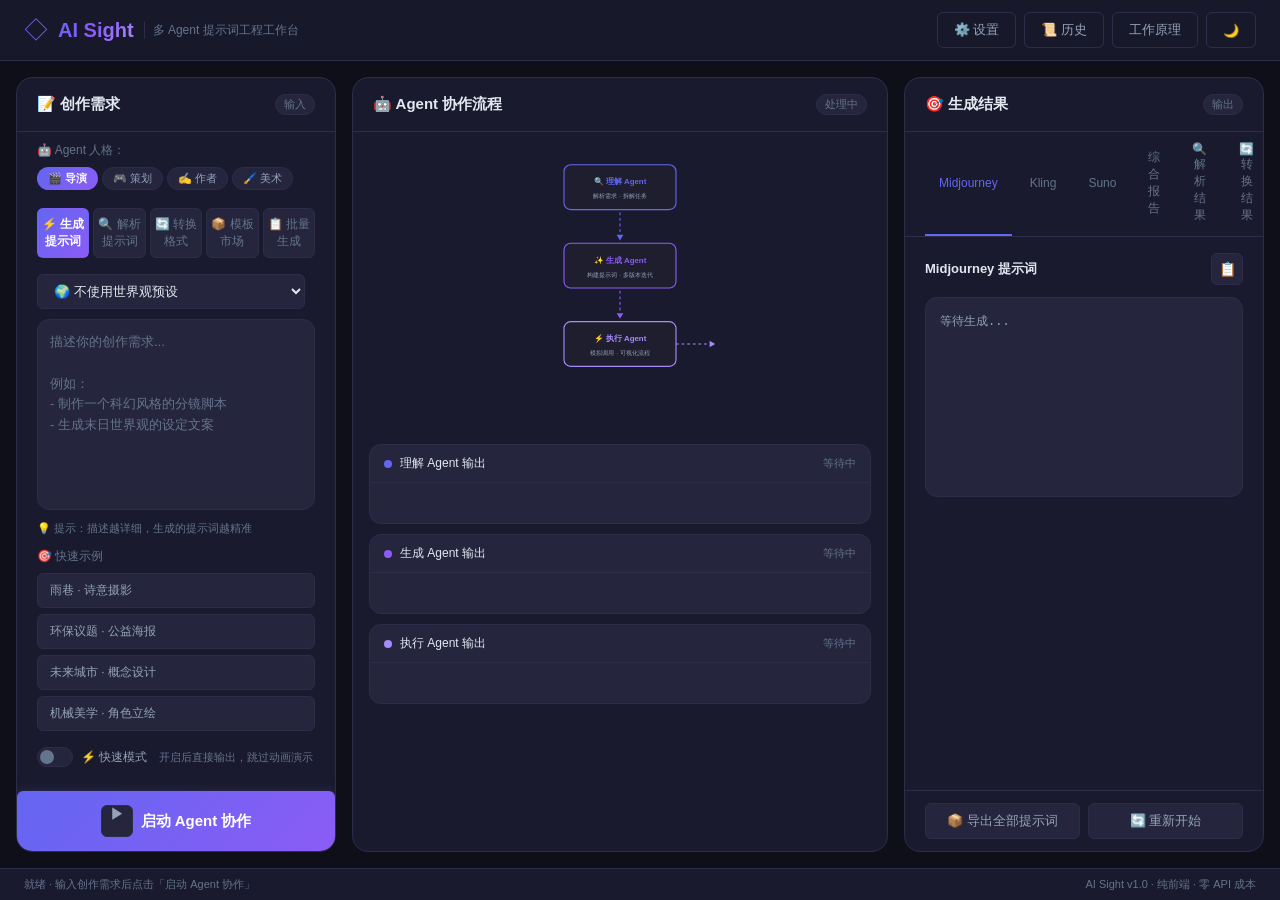
<file: index.html>
<!DOCTYPE html>
<html lang="zh-CN">
<head>
  <meta charset="UTF-8">
  <meta name="viewport" content="width=device-width, initial-scale=1.0">
  <title>AI Sight — 多 Agent 提示词工程工作台</title>
  <link rel="stylesheet" href="css/style.css">
</head>
<body>
  <!-- 顶部导航 -->
  <header class="header">
    <div class="logo">
      <span class="logo-icon">◇</span>
      <span class="logo-text">AI Sight</span>
      <span class="logo-sub">多 Agent 提示词工程工作台</span>
    </div>
    <div class="header-actions">
      <button class="btn btn-ghost" id="btn-settings" title="AI 设置">⚙️ 设置</button>
      <button class="btn btn-ghost" id="btn-history">📜 历史</button>
      <button class="btn btn-ghost" id="btn-howitworks">工作原理</button>
      <button class="btn btn-ghost" id="btn-theme" title="切换主题">🌙</button>
    </div>
  </header>

  <main class="main">
    <!-- 左侧：输入面板 -->
    <section class="panel panel-input">
      <div class="panel-header">
        <h2>📝 创作需求</h2>
        <span class="panel-badge">输入</span>
      </div>

      <!-- Agent 人格选择 -->
      <div class="persona-bar">
        <span class="persona-label">🤖 Agent 人格：</span>
        <div class="persona-chips">
          <button class="persona-chip active" data-persona="director">🎬 导演</button>
          <button class="persona-chip" data-persona="planner">🎮 策划</button>
          <button class="persona-chip" data-persona="writer">✍️ 作者</button>
          <button class="persona-chip" data-persona="artist">🖌️ 美术</button>
        </div>
      </div>

      <!-- 模式切换 -->
      <div class="mode-switch">
        <button class="mode-btn active" data-mode="generate">⚡ 生成提示词</button>
        <button class="mode-btn" data-mode="analyze">🔍 解析提示词</button>
        <button class="mode-btn" data-mode="convert">🔄 转换格式</button>
        <button class="mode-btn" data-mode="templates">📦 模板市场</button>
        <button class="mode-btn" data-mode="batch">📋 批量生成</button>
      </div>

      <!-- 生成模式：需求输入 -->
      <div class="input-area" id="area-generate">
        <!-- 世界观预设 -->
        <div class="world-preset-bar">
          <select id="world-preset" class="preset-select">
            <option value="">🌍 不使用世界观预设</option>
          </select>
          <span class="preset-hint" id="preset-hint"></span>
        </div>
        <textarea id="user-input" placeholder="描述你的创作需求...&#10;&#10;例如：&#10;- 制作一个科幻风格的分镜脚本&#10;- 生成末日世界观的设定文案"></textarea>
        <div class="input-tips">
          <span class="tip">💡 提示：描述越详细，生成的提示词越精准</span>
        </div>
      </div>

      <!-- 批量生成模式 -->
      <div class="input-area" id="area-batch" style="display:none">
        <div class="batch-header">
          <div class="batch-title">📋 批量生成</div>
          <div class="batch-actions">
            <button class="btn-sm" id="btn-batch-add">+ 添加</button>
            <button class="btn-sm" id="btn-batch-template">📝 使用模板</button>
          </div>
        </div>
        <textarea id="batch-input" placeholder="每行一个需求，支持批量处理...&#10;&#10;示例：&#10;镜头1：废弃医院走廊，日光从破窗照入&#10;镜头2：幸存者在废墟中搜寻物资&#10;镜头3：远方传来不明嘶吼..."></textarea>
        <div class="batch-preview" id="batch-preview">
          <div class="batch-preview-header">
            <span>待生成：<strong id="batch-count">0</strong> 条</span>
            <button class="btn-sm btn-accent" id="btn-batch-run">🚀 开始批量生成</button>
          </div>
          <div class="batch-list" id="batch-list"></div>
        </div>
      </div>

      <!-- 解析模式：提示词输入 -->
      <div class="input-area" id="area-analyze" style="display:none">
        <textarea id="analyze-input" placeholder="粘贴需要解析的提示词...&#10;&#10;例如：&#10;A cinematic shot of a cyberpunk city, neon lights,&#10;wide angle, 8k, photorealistic --ar 16:9 --v 6"></textarea>
        <div class="input-tips">
          <span class="tip">💡 支持 Midjourney / Kling / Suno 等格式的提示词</span>
        </div>
      </div>

      <!-- 转换模式：格式互转 -->
      <div class="input-area" id="area-convert" style="display:none">
        <div class="convert-options">
          <div class="convert-row">
            <label>从</label>
            <select id="convert-from">
              <option value="midjourney">Midjourney</option>
              <option value="kling">Kling</option>
              <option value="suno">Suno</option>
            </select>
            <span class="convert-arrow">→</span>
            <label>到</label>
            <select id="convert-to">
              <option value="kling">Kling</option>
              <option value="midjourney">Midjourney</option>
              <option value="suno">Suno</option>
            </select>
          </div>
        </div>
        <textarea id="convert-input" placeholder="粘贴需要转换的提示词...&#10;&#10;例如：&#10;A cinematic shot, neon lights --ar 16:9 --v 6"></textarea>
        <div class="input-tips">
          <span class="tip">💡 自动识别源格式，将提示词转换为目标工具格式</span>
        </div>
      </div>

      <!-- 模板市场 -->
      <div class="input-area" id="area-templates" style="display:none">
        <!-- 子标签页 -->
        <div class="tpl-tabs" id="tpl-tabs">
          <button class="tpl-tab-btn active" data-tpltab="official">📚 官方模板</button>
          <button class="tpl-tab-btn" data-tpltab="community">🌐 社区模板</button>
          <button class="tpl-tab-btn" data-tpltab="mine">⭐ 我的收藏</button>
        </div>

        <!-- 官方模板区 -->
        <div class="tpl-sub-area" id="area-tpl-official">
          <div class="template-filter" id="template-filter">
            <button class="filter-btn active" data-filter="all">全部</button>
            <button class="filter-btn" data-filter="video">🎬 视频</button>
            <button class="filter-btn" data-filter="image">🖼️ 图像</button>
            <button class="filter-btn" data-filter="music">🎵 音乐</button>
            <button class="filter-btn" data-filter="convert">🔄 转换</button>
          </div>
          <div class="template-grid" id="template-grid"></div>
        </div>

        <!-- 社区模板区 -->
        <div class="tpl-sub-area" id="area-tpl-community" style="display:none">
          <div class="tpl-community-header">
            <span class="tpl-community-tip">🌐 社区成员贡献的模板，可直接使用或导入</span>
            <div class="tpl-community-actions">
              <button class="btn-sm" id="btn-import-template">📥 导入模板</button>
              <button class="btn-sm btn-accent" id="btn-submit-template">📤 提交模板</button>
            </div>
          </div>
          <div class="template-filter" id="community-filter">
            <button class="filter-btn active" data-cfilter="all">全部</button>
            <button class="filter-btn" data-cfilter="video">🎬 视频</button>
            <button class="filter-btn" data-cfilter="image">🖼️ 图像</button>
            <button class="filter-btn" data-cfilter="music">🎵 音乐</button>
            <button class="filter-btn" data-cfilter="convert">🔄 转换</button>
          </div>
          <div class="template-grid" id="community-grid">
            <div class="tpl-loading"><span class="tpl-spinner">⟳</span> 加载社区模板中...</div>
          </div>
        </div>

        <!-- 我的收藏区 -->
        <div class="tpl-sub-area" id="area-tpl-mine" style="display:none">
          <div class="tpl-mine-header">
            <span class="tpl-mine-tip">⭐ 你收藏的模板，存储在本地浏览器</span>
            <div class="tpl-mine-actions">
              <button class="btn-sm" id="btn-new-group">📁 新分组</button>
              <button class="btn-sm" id="btn-export-mine">📦 导出</button>
              <button class="btn-sm" id="btn-import-mine">📥 导入</button>
            </div>
          </div>
          <!-- 分组标签 -->
          <div class="template-groups" id="template-groups">
            <button class="group-btn active" data-group="all">全部</button>
          </div>
          <div class="template-grid" id="mine-grid">
            <div class="tpl-empty">还没有收藏任何模板，试试社区里找找！</div>
          </div>
        </div>

        <!-- 提交模板弹窗 -->
        <div class="modal-overlay" id="modal-submit" style="display:none">
          <div class="modal">
            <div class="modal-header">
              <h3>📤 提交社区模板</h3>
              <button class="modal-close" id="modal-close-submit">×</button>
            </div>
            <div class="modal-body">
              <div class="submit-steps">
                <div class="submit-step"><span class="step-num">1</span>填写模板信息（左侧留空会自动填入当前需求）</div>
                <div class="submit-step"><span class="step-num">2</span>点击「复制 JSON」获取格式化内容</div>
                <div class="submit-step"><span class="step-num">3</span>打开 GitHub Gist 编辑 JSON 并提交 Pull Request</div>
              </div>
              <div class="submit-form">
                <div class="form-row">
                  <label>标题</label>
                  <input type="text" id="submit-title" placeholder="例如：🌊 深海探索 · 自然纪录片">
                </div>
                <div class="form-row">
                  <label>分类</label>
                  <select id="submit-category">
                    <option value="video">🎬 视频</option>
                    <option value="image">🖼️ 图像</option>
                    <option value="music">🎵 音乐</option>
                    <option value="convert">🔄 转换</option>
                  </select>
                </div>
                <div class="form-row">
                  <label>描述</label>
                  <input type="text" id="submit-desc" placeholder="简要描述这个模板的用途">
                </div>
                <div class="form-row">
                  <label>标签</label>
                  <input type="text" id="submit-tags" placeholder="用逗号分隔，如：科幻,末日,分镜">
                </div>
                <div class="form-row">
                  <label>提示词</label>
                  <textarea id="submit-prompt" rows="4" placeholder="创作需求或提示词内容"></textarea>
                </div>
                <div class="form-row">
                  <label>作者名</label>
                  <input type="text" id="submit-author" placeholder="你的名字或昵称">
                </div>
              </div>
              <div class="submit-preview" id="submit-preview"></div>
              <div class="submit-actions">
                <button class="btn btn-secondary" id="btn-preview-submit">👁️ 预览 JSON</button>
                <button class="btn btn-primary" id="btn-copy-submit">📋 复制 JSON</button>
              </div>
            </div>
          </div>
        </div>

        <!-- 导入用的隐藏 input -->
        <input type="file" id="file-import" accept=".json" style="display:none">
      </div>

      <!-- 模板预览弹窗 -->
      <div class="modal-overlay" id="modal-preview" style="display:none">
        <div class="modal modal-preview">
          <div class="modal-header">
            <h3 id="preview-title">📋 模板预览</h3>
            <button class="modal-close" id="modal-close-preview">×</button>
          </div>
          <div class="modal-body">
            <div class="preview-meta" id="preview-meta"></div>
            <div class="preview-section">
              <div class="preview-label">📝 创作需求 / 提示词</div>
              <pre class="preview-content" id="preview-content"></pre>
            </div>
            <div class="preview-section" id="preview-convert-section" style="display:none">
              <div class="preview-label">🔄 转换配置</div>
              <div class="preview-convert-info" id="preview-convert-info"></div>
            </div>
            <div class="preview-tags" id="preview-tags"></div>
            <div class="preview-actions">
              <button class="btn btn-secondary" id="btn-preview-copy">📋 复制提示词</button>
              <button class="btn btn-primary" id="btn-preview-use">▶ 使用模板</button>
            </div>
          </div>
        </div>
      </div>

      <!-- 历史记录面板 -->
      <div class="modal-overlay" id="modal-history" style="display:none">
        <div class="modal modal-history">
          <div class="modal-header">
            <h3>📜 创作历史记录</h3>
            <div class="history-header-actions">
              <button class="btn-sm" id="btn-clear-history">🗑️ 清空</button>
              <button class="modal-close" id="modal-close-history">×</button>
            </div>
          </div>
          <div class="modal-body">
            <div class="history-search">
              <input type="text" id="history-search-input" placeholder="🔍 搜索历史记录...">
            </div>
            <div class="history-list" id="history-list">
              <div class="history-empty">暂无历史记录</div>
            </div>
          </div>
        </div>
      </div>

      <div class="preset-prompts" id="presets-generate">
        <div class="preset-title">🎯 快速示例</div>
        <div class="preset-list">
          <button class="preset-btn" data-prompt="雨后的老巷子，阳光穿透梧桐树叶，斑驳的光影落在青石板路上，一个穿校服的女孩撑着油纸伞回头张望">雨巷 · 诗意摄影</button>
          <button class="preset-btn" data-prompt="深海钻井平台发生泄漏事故，一头巨大的鲸鱼被原油困住，在黑暗中发出悲鸣">环保议题 · 公益海报</button>
          <button class="preset-btn" data-prompt="未来城市的空中花园，高耸入云的摩天楼覆盖着垂直绿化，飞行汽车穿梭其间">未来城市 · 概念设计</button>
          <button class="preset-btn" data-prompt="蒸汽朋克风格的机械管家，铜质齿轮与黄铜管道外露，蓝眼睛的玻璃义眼闪烁着微光">机械美学 · 角色立绘</button>
        </div>
      </div>

      <!-- 快速模式切换 -->
      <div class="quick-mode-bar" id="quick-mode-bar">
        <label class="quick-mode-toggle">
          <input type="checkbox" id="quick-mode-toggle">
          <span class="toggle-slider"></span>
          <span class="toggle-label">⚡ 快速模式</span>
        </label>
        <span class="quick-mode-hint">开启后直接输出，跳过动画演示</span>
      </div>

      <button class="btn btn-primary btn-run" id="btn-run">
        <span class="btn-icon">▶</span> 启动 Agent 协作
      </button>
      <button class="btn btn-primary btn-run" id="btn-analyze" style="display:none">
        <span class="btn-icon">🔍</span> 解析提示词
      </button>
      <button class="btn btn-primary btn-run" id="btn-convert" style="display:none">
        <span class="btn-icon">🔄</span> 转换格式
      </button>
      <div class="draft-indicator" id="draft-indicator" style="display:none">
        <span class="draft-dot"></span> 草稿已自动保存
      </div>
    </section>

    <!-- 中间：Agent 工作流程 -->
    <section class="panel panel-flow">
      <div class="panel-header">
        <h2>🤖 Agent 协作流程</h2>
        <span class="panel-badge">处理中</span>
      </div>
      <div class="flow-container">
        <!-- SVG 流程图 -->
        <svg id="flow-svg" viewBox="0 0 400 500" class="flow-svg">
          <!-- 连接线 -->
          <defs>
            <linearGradient id="line-grad" x1="0%" y1="0%" x2="0%" y2="100%">
              <stop offset="0%" style="stop-color:#6366f1;stop-opacity:1" />
              <stop offset="100%" style="stop-color:#8b5cf6;stop-opacity:1" />
            </linearGradient>
            <filter id="glow">
              <feGaussianBlur stdDeviation="3" result="coloredBlur"/>
              <feMerge>
                <feMergeNode in="coloredBlur"/>
                <feMergeNode in="SourceGraphic"/>
              </feMerge>
            </filter>
          </defs>

          <!-- 理解 Agent -->
          <rect id="node-understand" x="100" y="30" width="200" height="80" rx="12" class="flow-node" fill="#1e1e2e" stroke="#6366f1" stroke-width="2"/>
          <text x="200" y="65" text-anchor="middle" fill="#6366f1" font-size="14" font-weight="bold">🔍 理解 Agent</text>
          <text x="200" y="90" text-anchor="middle" fill="#94a3b8" font-size="11">解析需求 · 拆解任务</text>

          <!-- 箭头1 -->
          <path id="arrow1" d="M 200 115 L 200 155" stroke="#6366f1" stroke-width="2" fill="none" stroke-dasharray="5,5" class="arrow-inactive"/>
          <polygon id="arrowhead1" points="200,165 194,155 206,155" fill="#6366f1" class="arrow-inactive"/>

          <!-- 生成 Agent -->
          <rect id="node-generate" x="100" y="170" width="200" height="80" rx="12" class="flow-node" fill="#1e1e2e" stroke="#8b5cf6" stroke-width="2"/>
          <text x="200" y="205" text-anchor="middle" fill="#8b5cf6" font-size="14" font-weight="bold">✨ 生成 Agent</text>
          <text x="200" y="230" text-anchor="middle" fill="#94a3b8" font-size="11">构建提示词 · 多版本迭代</text>

          <!-- 箭头2 -->
          <path id="arrow2" d="M 200 255 L 200 295" stroke="#8b5cf6" stroke-width="2" fill="none" stroke-dasharray="5,5" class="arrow-inactive"/>
          <polygon id="arrowhead2" points="200,305 194,295 206,295" fill="#8b5cf6" class="arrow-inactive"/>

          <!-- 执行 Agent -->
          <rect id="node-execute" x="100" y="310" width="200" height="80" rx="12" class="flow-node" fill="#1e1e2e" stroke="#a78bfa" stroke-width="2"/>
          <text x="200" y="345" text-anchor="middle" fill="#a78bfa" font-size="14" font-weight="bold">⚡ 执行 Agent</text>
          <text x="200" y="370" text-anchor="middle" fill="#94a3b8" font-size="11">模拟调用 · 可视化流程</text>

          <!-- 输出箭头 -->
          <path id="arrow3" d="M 300 350 L 360 350" stroke="#a78bfa" stroke-width="2" fill="none" stroke-dasharray="5,5" class="arrow-inactive"/>
          <polygon id="arrowhead3" points="370,350 360,344 360,356" fill="#a78bfa" class="arrow-inactive"/>

          <!-- 数据流动画粒子（初始隐藏） -->
          <circle id="particle1" cx="200" cy="115" r="4" fill="#6366f1" opacity="0" class="particle"/>
          <circle id="particle2" cx="200" cy="255" r="4" fill="#8b5cf6" opacity="0" class="particle"/>
          <circle id="particle3" cx="310" cy="350" r="4" fill="#a78bfa" opacity="0" class="particle"/>
        </svg>

        <!-- Agent 输出区域 -->
        <div class="agent-outputs">
          <div class="agent-output" id="output-understand">
            <div class="agent-output-header">
              <span class="agent-dot dot-understand"></span>
              <span>理解 Agent 输出</span>
              <span class="agent-status" id="status-understand">等待中</span>
            </div>
            <div class="agent-output-content" id="content-understand"></div>
          </div>
          <div class="agent-output" id="output-generate">
            <div class="agent-output-header">
              <span class="agent-dot dot-generate"></span>
              <span>生成 Agent 输出</span>
              <span class="agent-status" id="status-generate">等待中</span>
            </div>
            <div class="agent-output-content" id="content-generate"></div>
          </div>
          <div class="agent-output" id="output-execute">
            <div class="agent-output-header">
              <span class="agent-dot dot-execute"></span>
              <span>执行 Agent 输出</span>
              <span class="agent-status" id="status-execute">等待中</span>
            </div>
            <div class="agent-output-content" id="content-execute"></div>
          </div>
        </div>
      </div>
    </section>

    <!-- 右侧：输出面板 -->
    <section class="panel panel-output">
      <div class="panel-header">
        <h2>🎯 生成结果</h2>
        <span class="panel-badge">输出</span>
      </div>
      <div class="output-tabs">
        <button class="tab-btn active" data-tab="mj">Midjourney</button>
        <button class="tab-btn" data-tab="kling">Kling</button>
        <button class="tab-btn" data-tab="suno">Suno</button>
        <button class="tab-btn" data-tab="summary">综合报告</button>
        <button class="tab-btn" data-tab="analyze">🔍 解析结果</button>
        <button class="tab-btn" data-tab="convert">🔄 转换结果</button>
      </div>
      <div class="output-content">
        <div class="tab-panel active" id="tab-mj">
          <div class="prompt-header">
            <span class="prompt-label">Midjourney 提示词</span>
            <button class="btn-icon" id="copy-mj" title="复制">📋</button>
          </div>
          <pre class="prompt-content" id="prompt-mj">等待生成...</pre>
        </div>
        <div class="tab-panel" id="tab-kling">
          <div class="prompt-header">
            <span class="prompt-label">Kling 视频提示词</span>
            <button class="btn-icon" id="copy-kling" title="复制">📋</button>
          </div>
          <pre class="prompt-content" id="prompt-kling">等待生成...</pre>
        </div>
        <div class="tab-panel" id="tab-suno">
          <div class="prompt-header">
            <span class="prompt-label">Suno 音乐提示词</span>
            <button class="btn-icon" id="copy-suno" title="复制">📋</button>
          </div>
          <pre class="prompt-content" id="prompt-suno">等待生成...</pre>
        </div>
        <div class="tab-panel" id="tab-summary">
          <div class="prompt-header">
            <span class="prompt-label">综合报告</span>
            <div class="header-actions-inline">
              <button class="btn-icon" id="btn-copy-all" title="复制全部">📋 全部</button>
              <button class="btn-icon" id="btn-compare" title="对比模式">⚖️</button>
              <button class="btn-icon" id="copy-summary" title="复制">📋</button>
            </div>
          </div>
          <div class="summary-content" id="content-summary">等待生成...</div>
          <!-- 雷达图评分 -->
          <div class="score-radar" id="score-radar" style="display:none">
            <div class="radar-title">📊 提示词质量雷达图</div>
            <canvas id="radar-canvas" width="220" height="220"></canvas>
          </div>
          <!-- A/B 对比模式 -->
          <div class="compare-mode" id="compare-mode" style="display:none">
            <div class="compare-header">
              <span class="compare-title">⚖️ 方案对比</span>
              <button class="btn-sm" id="btn-close-compare">关闭</button>
            </div>
            <div class="compare-grid">
              <div class="compare-col" id="compare-a"></div>
              <div class="compare-divider"></div>
              <div class="compare-col" id="compare-b"></div>
            </div>
          </div>
        </div>
        <!-- 解析结果 Tab -->
        <div class="tab-panel" id="tab-analyze">
          <div class="prompt-header">
            <span class="prompt-label">🔍 提示词解析结果</span>
            <button class="btn-icon" id="copy-analyze" title="复制">📋</button>
          </div>
          <div class="analyze-content" id="content-analyze">
            <div class="analyze-placeholder">在左侧输入提示词并点击「解析提示词」</div>
          </div>
        </div>

        <!-- 转换结果 Tab -->
        <div class="tab-panel" id="tab-convert">
          <div class="prompt-header">
            <span class="prompt-label" id="convert-label">🔄 转换结果</span>
            <button class="btn-icon" id="copy-convert" title="复制">📋</button>
          </div>
          <pre class="prompt-content" id="prompt-convert">等待转换...</pre>
        </div>
      </div>
      <div class="output-actions">
        <button class="btn btn-secondary" id="btn-export-all">📦 导出全部提示词</button>
        <button class="btn btn-secondary" id="btn-reset">🔄 重新开始</button>
      </div>
    </section>
  </main>

  <!-- 底部状态栏 -->
  <footer class="footer">
    <span class="footer-status" id="footer-status">就绪 · 等待输入</span>
    <span class="footer-info">AI Sight v1.0 · <span id="ai-mode-label">纯前端</span> · 零 API 成本</span>
  </footer>

  <!-- AI 设置弹窗 -->
  <div class="modal-overlay" id="modal-settings" style="display:none">
    <div class="modal modal-lg">
      <div class="modal-header">
        <h3>⚙️ AI 模型设置</h3>
        <button class="modal-close" id="modal-close-settings">×</button>
      </div>
      <div class="modal-body">
        <div class="settings-intro">
          <p>配置 AI 模型后，可使用真实 AI 生成更智能的提示词。支持 DeepSeek、OpenRouter、Ollama 等多种后端。</p>
        </div>

        <!-- 快速配置入口 -->
        <div class="settings-quick">
          <span class="settings-quick-label">🚀 快速配置</span>
          <button class="btn-sm btn-accent" id="btn-quick-setup">打开配置向导</button>
        </div>
        
        <!-- 启用开关 -->
        <div class="settings-row">
          <label class="settings-label">
            <input type="checkbox" id="ai-enabled">
            <span>启用 AI 增强模式</span>
          </label>
          <span class="settings-hint">关闭时使用本地模拟（无需 API）</span>
        </div>

        <!-- Provider 选择 -->
        <div class="settings-section">
          <div class="settings-section-title">选择 AI 提供商</div>
          <div class="provider-grid">
            <label class="provider-card selected" data-provider="deepseek">
              <input type="radio" name="provider" value="deepseek" checked>
              <div class="provider-color" style="background:#0066FF"></div>
              <div class="provider-info">
                <div class="provider-name">DeepSeek</div>
                <div class="provider-desc">500万token免费额度</div>
              </div>
            </label>
            <label class="provider-card" data-provider="openrouter">
              <input type="radio" name="provider" value="openrouter">
              <div class="provider-color" style="background:#7C3AED"></div>
              <div class="provider-info">
                <div class="provider-name">OpenRouter</div>
                <div class="provider-desc">30+免费模型</div>
              </div>
            </label>
            <label class="provider-card" data-provider="ollama">
              <input type="radio" name="provider" value="ollama">
              <div class="provider-color" style="background:#10B981"></div>
              <div class="provider-info">
                <div class="provider-name">Ollama 本地</div>
                <div class="provider-desc">完全免费离线</div>
              </div>
            </label>
            <label class="provider-card" data-provider="openai">
              <input type="radio" name="provider" value="openai">
              <div class="provider-color" style="background:#10A37F"></div>
              <div class="provider-info">
                <div class="provider-name">OpenAI</div>
                <div class="provider-desc">官方API</div>
              </div>
            </label>
          </div>
        </div>

        <!-- API Key 输入 -->
        <div class="settings-section" id="section-apikey">
          <div class="settings-section-title">API Key</div>
          <input type="password" id="ai-apikey" class="settings-input" placeholder="输入 API Key（仅本地存储，不会上传）">
          <div class="settings-hint">API Key 仅保存在浏览器本地，不会发送到任何服务器</div>
        </div>

        <!-- 模型选择 -->
        <div class="settings-section" id="section-model">
          <div class="settings-section-title">选择模型</div>
          <select id="ai-model" class="settings-select">
            <option value="">使用默认模型</option>
          </select>
          <div class="settings-hint" id="model-hint">DeepSeek Chat（通用对话）</div>
        </div>

        <!-- 连接测试 -->
        <div class="settings-actions">
          <button class="btn btn-secondary" id="btn-test-connection">🔗 测试连接</button>
          <button class="btn btn-primary" id="btn-save-settings">💾 保存设置</button>
        </div>

        <!-- 测试结果 -->
        <div class="test-result" id="test-result" style="display:none">
          <span id="test-result-text"></span>
        </div>

        <!-- 接入指南 -->
        <div class="settings-guide">
          <div class="guide-toggle" id="guide-toggle">📖 查看接入指南</div>
          <div class="guide-content" id="guide-content" style="display:none">
            <div class="guide-item">
              <h4>DeepSeek（推荐）</h4>
              <ol>
                <li>访问 <a href="https://platform.deepseek.com" target="_blank">platform.deepseek.com</a></li>
                <li>注册账号并登录</li>
                <li>在「API Keys」页面创建新的 Key</li>
                <li>复制 Key 并粘贴到上方输入框</li>
              </ol>
              <p class="guide-tip">✨ 新用户注册赠送 500 万 token 额度</p>
            </div>
            <div class="guide-item">
              <h4>OpenRouter</h4>
              <ol>
                <li>访问 <a href="https://openrouter.ai" target="_blank">openrouter.ai</a></li>
                <li>使用 Google/GitHub 账号登录</li>
                <li>在 Keys 页面创建新的 API Key</li>
                <li>复制并粘贴到上方输入框</li>
              </ol>
              <p class="guide-tip">✨ 提供 30+ 免费模型，无需信用卡</p>
            </div>
            <div class="guide-item">
              <h4>Ollama 本地部署</h4>
              <ol>
                <li>从 <a href="https://ollama.com" target="_blank">ollama.com</a> 下载安装 Ollama</li>
                <li>打开终端运行 <code>ollama serve</code> 启动服务</li>
                <li>下载模型：<code>ollama pull qwen3:4b</code></li>
                <li>API Key 留空即可</li>
              </ol>
              <p class="guide-tip">💡 需要 4GB 以上显存，建议 Qwen3-4B 模型</p>
            </div>
          </div>
        </div>
      </div>
    </div>
  </div>

  <!-- 工作原理弹窗 -->
  <div class="modal-overlay" id="modal-how" style="display:none">
    <div class="modal">
      <div class="modal-header">
        <h3>🤖 AI Sight 工作原理</h3>
        <button class="modal-close" id="modal-close-how">×</button>
      </div>
      <div class="modal-body">
        <div class="how-step">
          <div class="how-step-num">1</div>
          <div class="how-step-content">
            <h4>理解 Agent</h4>
            <p>接收用户创作需求，通过结构化分析拆解为可执行任务单元，识别关键词、风格倾向、输出格式要求。</p>
          </div>
        </div>
        <div class="how-step">
          <div class="how-step-num">2</div>
          <div class="how-step-content">
            <h4>生成 Agent</h4>
            <p>根据任务单元，针对每个 AI 工具（Midjourney / Kling / Suno）的特性，生成专用提示词，支持多版本对比。</p>
          </div>
        </div>
        <div class="how-step">
          <div class="how-step-num">3</div>
          <div class="how-step-content">
            <h4>执行 Agent</h4>
            <p>模拟完整工具链调用流程，可视化展示从提示词输入到最终产出的全过程，支持导出全部提示词。</p>
          </div>
        </div>
        <div class="how-note">
          <p>💡 AI Sight 为纯前端工具，零 API 成本，所有分析均在浏览器本地完成。</p>
        </div>
      </div>
    </div>
  </div>

  <script src="js/ai-provider.js"></script>
  <script src="js/agents.js"></script>
  <script src="js/animation.js"></script>
  <script src="data/prompts.js"></script>
  <script src="data/templates.js"></script>
  <script src="data/presets.js"></script>
  <script src="app.js"></script>
</body>
</html>
</file>
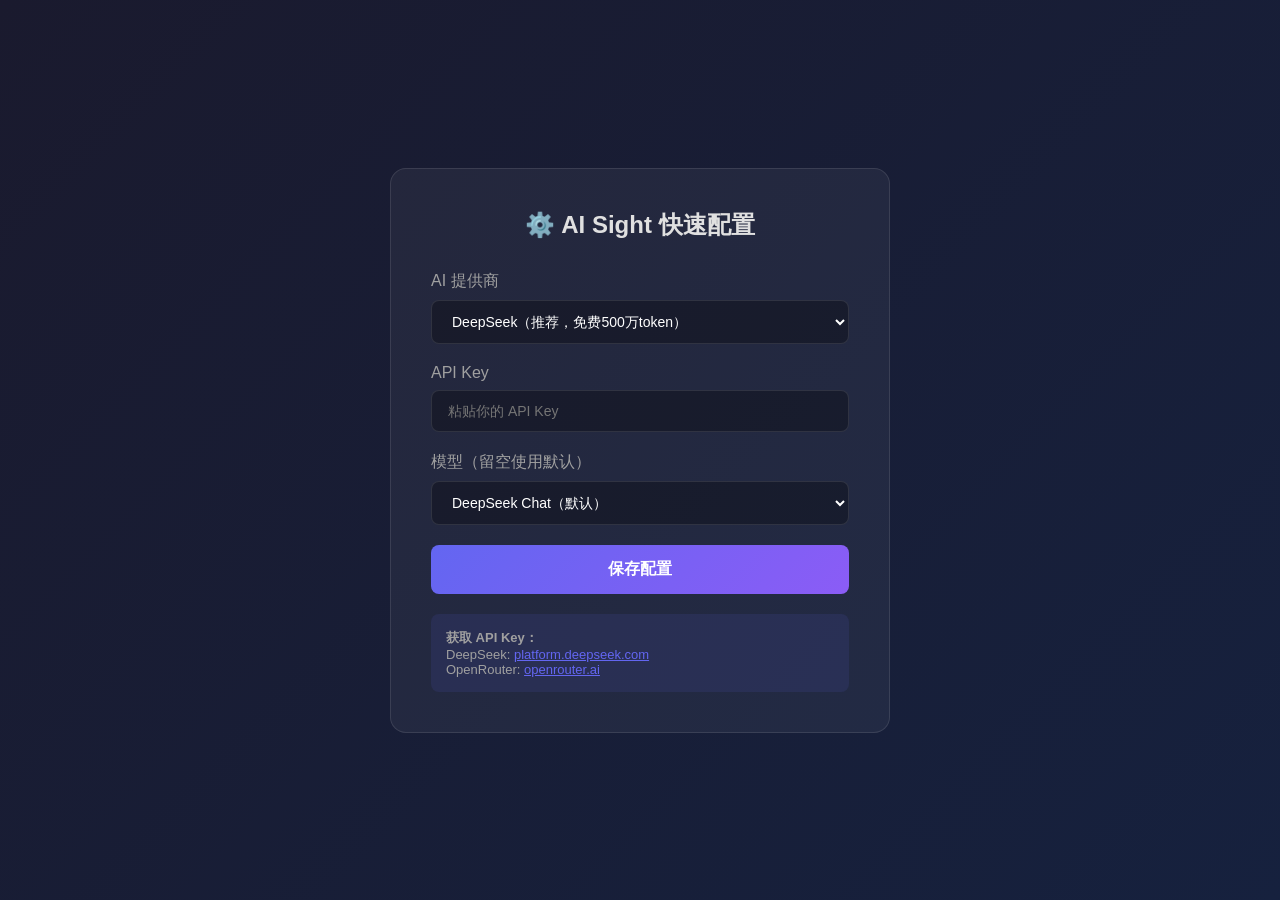
<file: setup.html>
<!DOCTYPE html>
<html lang="zh-CN">
<head>
  <meta charset="UTF-8">
  <meta name="viewport" content="width=device-width, initial-scale=1.0">
  <title>AI Sight - 快速配置</title>
  <style>
    * { box-sizing: border-box; margin: 0; padding: 0; }
    body {
      font-family: -apple-system, BlinkMacSystemFont, 'Segoe UI', sans-serif;
      background: linear-gradient(135deg, #1a1a2e 0%, #16213e 100%);
      min-height: 100vh;
      display: flex;
      align-items: center;
      justify-content: center;
      padding: 20px;
      color: #e0e0e0;
    }
    .container {
      background: rgba(255,255,255,0.05);
      border: 1px solid rgba(255,255,255,0.1);
      border-radius: 16px;
      padding: 40px;
      max-width: 500px;
      width: 100%;
    }
    h1 {
      text-align: center;
      margin-bottom: 30px;
      font-size: 24px;
    }
    .form-group {
      margin-bottom: 20px;
    }
    label {
      display: block;
      margin-bottom: 8px;
      font-weight: 500;
      color: #a0a0a0;
    }
    select, input {
      width: 100%;
      padding: 12px 16px;
      background: rgba(0,0,0,0.3);
      border: 1px solid rgba(255,255,255,0.1);
      border-radius: 8px;
      color: #fff;
      font-size: 14px;
      outline: none;
      transition: border-color 0.3s;
    }
    select:focus, input:focus {
      border-color: #6366f1;
    }
    select option {
      background: #1a1a2e;
    }
    .btn {
      width: 100%;
      padding: 14px;
      background: linear-gradient(135deg, #6366f1, #8b5cf6);
      border: none;
      border-radius: 8px;
      color: #fff;
      font-size: 16px;
      font-weight: 600;
      cursor: pointer;
      transition: transform 0.2s, box-shadow 0.2s;
    }
    .btn:hover {
      transform: translateY(-2px);
      box-shadow: 0 8px 25px rgba(99, 102, 241, 0.4);
    }
    .success {
      display: none;
      text-align: center;
      padding: 30px;
    }
    .success-icon {
      font-size: 60px;
      margin-bottom: 20px;
    }
    .success h2 { color: #4ade80; margin-bottom: 10px; }
    .success p { color: #a0a0a0; }
    .tips {
      margin-top: 20px;
      padding: 15px;
      background: rgba(99, 102, 241, 0.1);
      border-radius: 8px;
      font-size: 13px;
      color: #a0a0a0;
    }
    .tips a { color: #6366f1; }
  </style>
</head>
<body>
  <div class="container">
    <!-- 配置表单 -->
    <div id="config-form">
      <h1>⚙️ AI Sight 快速配置</h1>
      
      <div class="form-group">
        <label>AI 提供商</label>
        <select id="provider">
          <option value="deepseek" selected>DeepSeek（推荐，免费500万token）</option>
          <option value="openrouter">OpenRouter（30+免费模型）</option>
          <option value="openai">OpenAI（官方API）</option>
          <option value="ollama">Ollama 本地（完全免费）</option>
        </select>
      </div>
      
      <div class="form-group" id="apikey-group">
        <label>API Key</label>
        <input type="password" id="apikey" placeholder="粘贴你的 API Key">
      </div>
      
      <div class="form-group" id="model-group" style="display:none">
        <label>模型（留空使用默认）</label>
        <select id="model">
          <option value="">使用默认模型</option>
        </select>
      </div>
      
      <button class="btn" id="btn-save">保存配置</button>
      
      <div class="tips">
        <strong>获取 API Key：</strong><br>
        DeepSeek: <a href="https://platform.deepseek.com" target="_blank">platform.deepseek.com</a><br>
        OpenRouter: <a href="https://openrouter.ai" target="_blank">openrouter.ai</a>
      </div>
    </div>
    
    <!-- 成功提示 -->
    <div class="success" id="success">
      <div class="success-icon">✅</div>
      <h2>配置成功！</h2>
      <p>现在打开 AI Sight 即可使用 AI 增强模式</p>
    </div>
  </div>

  <script>
    const models = {
      deepseek: [
        { value: '', text: 'DeepSeek Chat（默认）' },
        { value: 'deepseek-chat', text: 'DeepSeek Chat' },
        { value: 'deepseek-reasoner', text: 'DeepSeek Reasoner（推理）' }
      ],
      openrouter: [
        { value: '', text: '自动选择（推荐）' },
        { value: 'openrouter/auto', text: 'openrouter/auto' },
        { value: 'qwen/qwen3.5-32b', text: 'Qwen 3.5 32B（免费）' },
        { value: 'anthropic/claude-3-haiku', text: 'Claude 3 Haiku（免费）' }
      ],
      openai: [
        { value: '', text: 'GPT-4o Mini（默认）' },
        { value: 'gpt-4o-mini', text: 'GPT-4o Mini' },
        { value: 'gpt-4o', text: 'GPT-4o' }
      ],
      ollama: [
        { value: '', text: 'qwen3:4b（默认）' },
        { value: 'llama3', text: 'Llama 3' },
        { value: 'qwen3', text: 'Qwen 3' },
        { value: 'qwen2.5:1.5b', text: 'Qwen 2.5 1.5B' }
      ]
    };

    const $provider = document.getElementById('provider');
    const $model = document.getElementById('model');
    const $modelGroup = document.getElementById('model-group');
    const $apikeyGroup = document.getElementById('apikey-group');

    // 更新模型列表
    $provider.onchange = () => {
      const provider = $provider.value;
      $model.innerHTML = '';
      models[provider].forEach(m => {
        $model.innerHTML += `<option value="${m.value}">${m.text}</option>`;
      });
      $modelGroup.style.display = provider === 'ollama' ? 'none' : 'block';
      $apikeyGroup.style.display = provider === 'ollama' ? 'none' : 'block';
    };
    $provider.onchange();

    // 保存配置
    document.getElementById('btn-save').onclick = () => {
      const provider = $provider.value;
      const apikey = document.getElementById('apikey').value;
      const model = $model.value;

      if (provider !== 'ollama' && !apikey) {
        alert('请输入 API Key');
        return;
      }

      const config = {
        enabled: true,
        provider: provider,
        apiKey: apikey,
        model: model
      };

      localStorage.setItem('ai-sight-provider', JSON.stringify(config));

      document.getElementById('config-form').style.display = 'none';
      document.getElementById('success').style.display = 'block';

      // 3秒后自动跳转到 AI Sight 主页
      setTimeout(() => {
        window.opener?.location.reload();
        window.close();
      }, 2000);
    };
  </script>
</body>
</html>
</file>
<file: css/style.css>
/* ===== AI Sight — 多 Agent 提示词工程工作台 ===== */
/* 深色科技感主题 */

:root {
  --bg-primary: #0f0f1a;
  --bg-secondary: #1a1a2e;
  --bg-tertiary: #25253e;
  --bg-hover: #2a2a4a;
  --text-primary: #e2e8f0;
  --text-secondary: #94a3b8;
  --text-muted: #64748b;
  --accent-understand: #6366f1;
  --accent-generate: #8b5cf6;
  --accent-execute: #a78bfa;
  --accent-glow: rgba(99, 102, 241, 0.3);
  --border-color: #2d2d4a;
  --success: #22c55e;
  --warning: #f59e0b;
  --radius-sm: 6px;
  --radius-md: 12px;
  --radius-lg: 16px;
  --shadow: 0 4px 24px rgba(0, 0, 0, 0.4);
  --transition: all 0.3s ease;
}

* {
  margin: 0;
  padding: 0;
  box-sizing: border-box;
}

body {
  font-family: 'Segoe UI', 'PingFang SC', 'Microsoft YaHei', sans-serif;
  background: var(--bg-primary);
  color: var(--text-primary);
  min-height: 100vh;
  display: flex;
  flex-direction: column;
  overflow-x: hidden;
}

/* ===== 顶部导航 ===== */
.header {
  display: flex;
  align-items: center;
  justify-content: space-between;
  padding: 12px 24px;
  background: rgba(26, 26, 46, 0.9);
  backdrop-filter: blur(12px);
  border-bottom: 1px solid var(--border-color);
  position: sticky;
  top: 0;
  z-index: 100;
}

.logo {
  display: flex;
  align-items: center;
  gap: 10px;
}

.logo-icon {
  font-size: 24px;
  background: linear-gradient(135deg, var(--accent-understand), var(--accent-generate));
  -webkit-background-clip: text;
  -webkit-text-fill-color: transparent;
  background-clip: text;
}

.logo-text {
  font-size: 20px;
  font-weight: 700;
  background: linear-gradient(135deg, var(--accent-understand), var(--accent-generate), var(--accent-execute));
  -webkit-background-clip: text;
  -webkit-text-fill-color: transparent;
  background-clip: text;
}

.logo-sub {
  font-size: 12px;
  color: var(--text-muted);
  padding-left: 8px;
  border-left: 1px solid var(--border-color);
}

.header-actions {
  display: flex;
  gap: 8px;
}

/* ===== 按钮样式 ===== */
.btn {
  padding: 8px 16px;
  border: none;
  border-radius: var(--radius-sm);
  font-size: 13px;
  cursor: pointer;
  transition: var(--transition);
  font-family: inherit;
}

.btn-ghost {
  background: transparent;
  color: var(--text-secondary);
  border: 1px solid var(--border-color);
}

.btn-ghost:hover {
  background: var(--bg-hover);
  color: var(--text-primary);
  border-color: var(--accent-understand);
}

.btn-primary {
  background: linear-gradient(135deg, var(--accent-understand), var(--accent-generate));
  color: white;
  font-weight: 600;
  box-shadow: 0 2px 12px var(--accent-glow);
}

.btn-primary:hover {
  box-shadow: 0 4px 20px var(--accent-glow);
  transform: translateY(-1px);
}

.btn-primary:active {
  transform: translateY(0);
}

.btn-secondary {
  background: var(--bg-tertiary);
  color: var(--text-secondary);
  border: 1px solid var(--border-color);
}

.btn-secondary:hover {
  background: var(--bg-hover);
  color: var(--text-primary);
}

.btn-icon {
  background: var(--bg-tertiary);
  border: 1px solid var(--border-color);
  color: var(--text-secondary);
  width: 32px;
  height: 32px;
  border-radius: var(--radius-sm);
  cursor: pointer;
  font-size: 14px;
  transition: var(--transition);
}

.btn-icon:hover {
  background: var(--bg-hover);
  color: var(--text-primary);
}

.btn-run {
  width: 100%;
  padding: 14px;
  font-size: 15px;
  margin-top: 12px;
  display: flex;
  align-items: center;
  justify-content: center;
  gap: 8px;
}

.btn-icon.btn-run .btn-icon {
  font-size: 16px;
}

/* ===== 主内容区 ===== */
.main {
  display: grid;
  grid-template-columns: 320px 1fr 360px;
  gap: 16px;
  padding: 16px;
  flex: 1;
  min-height: 0;
}

/* ===== 通用面板样式 ===== */
.panel {
  background: var(--bg-secondary);
  border-radius: var(--radius-lg);
  border: 1px solid var(--border-color);
  display: flex;
  flex-direction: column;
  overflow: hidden;
}

.panel-header {
  display: flex;
  align-items: center;
  justify-content: space-between;
  padding: 16px 20px;
  border-bottom: 1px solid var(--border-color);
}

.panel-header h2 {
  font-size: 15px;
  font-weight: 600;
}

.panel-badge {
  font-size: 11px;
  padding: 2px 8px;
  border-radius: 99px;
  background: var(--bg-tertiary);
  color: var(--text-muted);
  border: 1px solid var(--border-color);
}

/* ===== 左侧：输入面板 ===== */
.panel-input {
  min-height: 0;
}

.input-area {
  padding: 16px 20px 0;
  flex: 1;
  display: flex;
  flex-direction: column;
}

textarea {
  width: 100%;
  flex: 1;
  min-height: 120px;
  background: var(--bg-tertiary);
  border: 1px solid var(--border-color);
  border-radius: var(--radius-md);
  padding: 12px;
  color: var(--text-primary);
  font-family: inherit;
  font-size: 13px;
  line-height: 1.6;
  resize: none;
  transition: var(--transition);
}

textarea:focus {
  outline: none;
  border-color: var(--accent-understand);
  box-shadow: 0 0 0 3px var(--accent-glow);
}

textarea::placeholder {
  color: var(--text-muted);
}

.input-tips {
  padding: 8px 0 12px;
}

.tip {
  font-size: 11px;
  color: var(--text-muted);
}

.preset-prompts {
  padding: 0 20px 16px;
}

.preset-title {
  font-size: 12px;
  color: var(--text-muted);
  margin-bottom: 8px;
}

.preset-list {
  display: flex;
  flex-direction: column;
  gap: 6px;
}

.preset-btn {
  background: var(--bg-tertiary);
  border: 1px solid var(--border-color);
  color: var(--text-secondary);
  padding: 8px 12px;
  border-radius: var(--radius-sm);
  font-size: 12px;
  cursor: pointer;
  text-align: left;
  transition: var(--transition);
  font-family: inherit;
}

.preset-btn:hover {
  background: var(--bg-hover);
  border-color: var(--accent-understand);
  color: var(--text-primary);
}

/* ===== 快速模式切换 ===== */
.quick-mode-bar {
  display: flex;
  align-items: center;
  gap: 12px;
  padding: 0 20px 12px;
}

.quick-mode-toggle {
  display: flex;
  align-items: center;
  gap: 8px;
  cursor: pointer;
  user-select: none;
}

.quick-mode-toggle input {
  display: none;
}

.toggle-slider {
  width: 36px;
  height: 20px;
  background: var(--bg-tertiary);
  border: 1px solid var(--border-color);
  border-radius: 10px;
  position: relative;
  transition: var(--transition);
}

.toggle-slider::after {
  content: '';
  position: absolute;
  width: 14px;
  height: 14px;
  background: var(--text-muted);
  border-radius: 50%;
  top: 2px;
  left: 2px;
  transition: var(--transition);
}

.quick-mode-toggle input:checked + .toggle-slider {
  background: rgba(139, 92, 246, 0.2);
  border-color: var(--accent-generate);
}

.quick-mode-toggle input:checked + .toggle-slider::after {
  left: 18px;
  background: var(--accent-generate);
}

.toggle-label {
  font-size: 12px;
  color: var(--text-secondary);
  font-weight: 500;
}

.quick-mode-hint {
  font-size: 11px;
  color: var(--text-muted);
}

/* ===== 世界观预设 ===== */
.world-preset-bar {
  display: flex;
  align-items: center;
  gap: 10px;
  margin-bottom: 10px;
  flex-wrap: wrap;
}

.preset-select {
  flex: 1;
  min-width: 180px;
  padding: 8px 12px;
  background: var(--bg-tertiary);
  border: 1px solid var(--border-color);
  border-radius: var(--radius-sm);
  color: var(--text-primary);
  font-size: 13px;
  cursor: pointer;
}

.preset-select:focus {
  border-color: var(--accent-understand);
  outline: none;
}

.preset-hint {
  font-size: 11px;
  color: var(--text-muted);
  max-width: 200px;
}

/* ===== 批量生成 ===== */
.batch-header {
  display: flex;
  align-items: center;
  justify-content: space-between;
  margin-bottom: 10px;
}

.batch-title {
  font-size: 13px;
  font-weight: 600;
  color: var(--accent-generate);
}

.batch-actions {
  display: flex;
  gap: 6px;
}

.batch-preview {
  margin-top: 12px;
  background: var(--bg-tertiary);
  border: 1px solid var(--border-color);
  border-radius: var(--radius-sm);
  overflow: hidden;
}

.batch-preview-header {
  display: flex;
  align-items: center;
  justify-content: space-between;
  padding: 10px 12px;
  background: rgba(99,102,241,0.1);
  border-bottom: 1px solid var(--border-color);
  font-size: 12px;
  color: var(--text-secondary);
}

.batch-list {
  max-height: 300px;
  overflow-y: auto;
}

.batch-item {
  display: flex;
  align-items: flex-start;
  gap: 10px;
  padding: 10px 12px;
  border-bottom: 1px solid var(--border-color);
  font-size: 12px;
}

.batch-item:last-child {
  border-bottom: none;
}

.batch-item-num {
  min-width: 24px;
  height: 24px;
  background: var(--bg-secondary);
  border-radius: 50%;
  display: flex;
  align-items: center;
  justify-content: center;
  font-size: 11px;
  color: var(--text-muted);
  flex-shrink: 0;
}

.batch-item-num.done {
  background: var(--success);
  color: #fff;
}

.batch-item-num.pending {
  background: var(--accent-understand);
  color: #fff;
}

.batch-item-content {
  flex: 1;
  min-width: 0;
}

.batch-item-text {
  color: var(--text-primary);
  word-break: break-word;
}

.batch-item-result {
  margin-top: 6px;
  padding: 8px;
  background: var(--bg-secondary);
  border-radius: var(--radius-sm);
  font-size: 11px;
  color: var(--text-secondary);
}

.batch-item-copy {
  flex-shrink: 0;
  padding: 4px 8px;
  font-size: 11px;
}

.batch-empty {
  padding: 20px;
  text-align: center;
  color: var(--text-muted);
  font-size: 12px;
}

.batch-progress {
  display: flex;
  align-items: center;
  gap: 10px;
  padding: 10px 12px;
  background: rgba(99,102,241,0.1);
  border-bottom: 1px solid var(--border-color);
}

.batch-progress-bar {
  flex: 1;
  height: 4px;
  background: var(--bg-secondary);
  border-radius: 2px;
  overflow: hidden;
}

.batch-progress-fill {
  height: 100%;
  background: linear-gradient(90deg, var(--accent-understand), var(--accent-generate));
  transition: width 0.3s;
}

.batch-progress-text {
  font-size: 11px;
  color: var(--text-muted);
  min-width: 60px;
}

/* ===== 中间：流程面板 ===== */
.panel-flow {
  min-height: 0;
}

.flow-container {
  flex: 1;
  padding: 16px;
  overflow-y: auto;
  display: flex;
  flex-direction: column;
  gap: 16px;
}

.flow-svg {
  width: 100%;
  max-height: 280px;
}

.flow-node {
  transition: var(--transition);
}

.flow-node.active {
  filter: drop-shadow(0 0 12px rgba(99, 102, 241, 0.5));
}

.arrow-active {
  animation: arrowPulse 1.5s ease-in-out infinite;
}

@keyframes arrowPulse {
  0%, 100% { opacity: 0.4; }
  50% { opacity: 1; }
}

.particle {
  animation: particleMove 1.5s ease-in-out forwards;
}

@keyframes particleMove {
  0% { opacity: 1; }
  100% { opacity: 0; }
}

/* Agent 输出区域 */
.agent-outputs {
  display: flex;
  flex-direction: column;
  gap: 10px;
}

.agent-output {
  background: var(--bg-tertiary);
  border-radius: var(--radius-md);
  border: 1px solid var(--border-color);
  overflow: hidden;
  transition: var(--transition);
}

.agent-output.active {
  border-color: var(--accent-understand);
  box-shadow: 0 0 12px var(--accent-glow);
}

.agent-output-header {
  display: flex;
  align-items: center;
  gap: 8px;
  padding: 10px 14px;
  border-bottom: 1px solid var(--border-color);
  font-size: 12px;
}

.agent-dot {
  width: 8px;
  height: 8px;
  border-radius: 50%;
}

.dot-understand { background: var(--accent-understand); }
.dot-generate { background: var(--accent-generate); }
.dot-execute { background: var(--accent-execute); }

.agent-status {
  margin-left: auto;
  font-size: 11px;
  color: var(--text-muted);
}

.agent-status.running {
  color: var(--warning);
}

.agent-status.done {
  color: var(--success);
}

.agent-output-content {
  padding: 12px 14px;
  font-size: 12px;
  line-height: 1.8;
  color: var(--text-secondary);
  min-height: 40px;
  white-space: pre-wrap;
  font-family: 'Consolas', 'Courier New', monospace;
}

/* ===== 右侧：输出面板 ===== */
.panel-output {
  min-height: 0;
  display: flex;
  flex-direction: column;
}

.output-tabs {
  display: flex;
  padding: 0 20px;
  gap: 4px;
  border-bottom: 1px solid var(--border-color);
}

.tab-btn {
  background: transparent;
  border: none;
  color: var(--text-muted);
  padding: 10px 14px;
  font-size: 12px;
  cursor: pointer;
  border-bottom: 2px solid transparent;
  transition: var(--transition);
  font-family: inherit;
}

.tab-btn:hover {
  color: var(--text-secondary);
}

.tab-btn.active {
  color: var(--accent-understand);
  border-bottom-color: var(--accent-understand);
}

.output-content {
  flex: 1;
  overflow-y: auto;
  padding: 16px 20px;
}

.tab-panel {
  display: none;
}

.tab-panel.active {
  display: block;
}

.prompt-header {
  display: flex;
  align-items: center;
  justify-content: space-between;
  margin-bottom: 12px;
}

.prompt-label {
  font-size: 13px;
  font-weight: 600;
  color: var(--text-primary);
}

.prompt-content {
  background: var(--bg-tertiary);
  border: 1px solid var(--border-color);
  border-radius: var(--radius-md);
  padding: 14px;
  font-size: 12px;
  line-height: 1.8;
  color: var(--text-secondary);
  white-space: pre-wrap;
  font-family: 'Consolas', 'Courier New', monospace;
  min-height: 200px;
  overflow-x: auto;
}

.summary-content {
  font-size: 13px;
  line-height: 1.8;
  color: var(--text-secondary);
}

.summary-content h4 {
  color: var(--text-primary);
  margin: 16px 0 8px;
  font-size: 14px;
}

.summary-content h4:first-child {
  margin-top: 0;
}

.output-actions {
  display: flex;
  gap: 8px;
  padding: 12px 20px;
  border-top: 1px solid var(--border-color);
}

.output-actions .btn {
  flex: 1;
  text-align: center;
}

/* ===== 底部状态栏 ===== */
.footer {
  display: flex;
  align-items: center;
  justify-content: space-between;
  padding: 8px 24px;
  background: var(--bg-secondary);
  border-top: 1px solid var(--border-color);
  font-size: 11px;
  color: var(--text-muted);
}

/* ===== 弹窗 ===== */
.modal-overlay {
  position: fixed;
  top: 0;
  left: 0;
  right: 0;
  bottom: 0;
  background: rgba(0, 0, 0, 0.7);
  backdrop-filter: blur(4px);
  display: flex;
  align-items: center;
  justify-content: center;
  z-index: 1000;
}

.modal {
  background: var(--bg-secondary);
  border: 1px solid var(--border-color);
  border-radius: var(--radius-lg);
  width: 90%;
  max-width: 640px;
  max-height: 80vh;
  overflow-y: auto;
  box-shadow: var(--shadow);
}

.modal.modal-lg {
  max-width: 720px;
}

.modal-header {
  display: flex;
  align-items: center;
  justify-content: space-between;
  padding: 20px 24px;
  border-bottom: 1px solid var(--border-color);
}

.modal-header h3 {
  font-size: 16px;
  font-weight: 600;
}

/* ===== AI 设置弹窗 ===== */
.settings-intro {
  background: rgba(99,102,241,0.1);
  border: 1px solid rgba(99,102,241,0.2);
  border-radius: var(--radius-sm);
  padding: 14px;
  font-size: 13px;
  color: var(--text-secondary);
  line-height: 1.6;
  margin-bottom: 20px;
}

.settings-quick {
  display: flex;
  align-items: center;
  justify-content: space-between;
  background: linear-gradient(135deg, rgba(34,197,94,0.1), rgba(99,102,241,0.1));
  border: 1px solid rgba(34,197,94,0.2);
  border-radius: var(--radius-sm);
  padding: 12px 16px;
  margin-bottom: 20px;
}

.settings-quick-label {
  font-size: 13px;
  color: var(--text-secondary);
}

.settings-row {
  display: flex;
  align-items: center;
  justify-content: space-between;
  padding: 12px 0;
  border-bottom: 1px solid var(--border-color);
  margin-bottom: 16px;
}

.settings-row label {
  display: flex;
  align-items: center;
  gap: 10px;
  cursor: pointer;
}

.settings-row input[type="checkbox"] {
  width: 18px;
  height: 18px;
  cursor: pointer;
}

.settings-row span {
  font-size: 14px;
  font-weight: 500;
}

.settings-section {
  margin-bottom: 20px;
}

.settings-section-title {
  font-size: 12px;
  font-weight: 600;
  color: var(--accent-generate);
  margin-bottom: 10px;
  text-transform: uppercase;
  letter-spacing: 0.5px;
}

.settings-input {
  width: 100%;
  padding: 12px 14px;
  background: var(--bg-tertiary);
  border: 1px solid var(--border-color);
  border-radius: var(--radius-sm);
  color: var(--text-primary);
  font-size: 13px;
  font-family: monospace;
  transition: var(--transition);
}

.settings-input:focus {
  outline: none;
  border-color: var(--accent-generate);
  box-shadow: 0 0 0 3px rgba(139,92,246,0.15);
}

.settings-select {
  width: 100%;
  padding: 12px 14px;
  background: var(--bg-tertiary);
  border: 1px solid var(--border-color);
  border-radius: var(--radius-sm);
  color: var(--text-primary);
  font-size: 13px;
  cursor: pointer;
  transition: var(--transition);
}

.settings-select:focus {
  outline: none;
  border-color: var(--accent-generate);
}

.settings-hint {
  font-size: 11px;
  color: var(--text-muted);
  margin-top: 6px;
  line-height: 1.5;
}

.settings-actions {
  display: flex;
  gap: 12px;
  margin: 20px 0;
}

.test-result {
  padding: 12px 14px;
  border-radius: var(--radius-sm);
  font-size: 13px;
  margin-top: 12px;
}

/* Provider 选择卡片 */
.provider-grid {
  display: grid;
  grid-template-columns: repeat(2, 1fr);
  gap: 12px;
}

.provider-card {
  display: flex;
  align-items: center;
  gap: 12px;
  padding: 14px;
  background: var(--bg-tertiary);
  border: 2px solid var(--border-color);
  border-radius: var(--radius-md);
  cursor: pointer;
  transition: var(--transition);
}

.provider-card:hover {
  border-color: var(--accent-generate);
  background: var(--bg-hover);
}

.provider-card.selected {
  border-color: var(--accent-generate);
  background: rgba(139,92,246,0.1);
}

.provider-card input {
  display: none;
}

.provider-color {
  width: 8px;
  height: 36px;
  border-radius: 4px;
  flex-shrink: 0;
}

.provider-info {
  flex: 1;
}

.provider-name {
  font-size: 14px;
  font-weight: 600;
  color: var(--text-primary);
  margin-bottom: 2px;
}

.provider-desc {
  font-size: 11px;
  color: var(--text-muted);
}

/* 接入指南 */
.settings-guide {
  margin-top: 24px;
  border-top: 1px solid var(--border-color);
  padding-top: 16px;
}

.guide-toggle {
  font-size: 13px;
  color: var(--accent-generate);
  cursor: pointer;
  padding: 8px 0;
  user-select: none;
}

.guide-toggle:hover {
  color: var(--accent-execute);
}

.guide-content {
  margin-top: 12px;
}

.guide-item {
  background: var(--bg-tertiary);
  border-radius: var(--radius-sm);
  padding: 14px;
  margin-bottom: 12px;
}

.guide-item h4 {
  font-size: 13px;
  font-weight: 600;
  color: var(--text-primary);
  margin-bottom: 10px;
}

.guide-item ol {
  margin: 0;
  padding-left: 20px;
  font-size: 12px;
  color: var(--text-secondary);
  line-height: 1.8;
}

.guide-item a {
  color: var(--accent-understand);
  text-decoration: none;
}

.guide-item a:hover {
  text-decoration: underline;
}

.guide-item code {
  background: var(--bg-primary);
  padding: 2px 6px;
  border-radius: 4px;
  font-size: 11px;
  color: var(--success);
}

.guide-tip {
  margin-top: 10px;
  font-size: 12px;
  color: var(--success);
  padding: 8px 10px;
  background: rgba(34,197,94,0.1);
  border-radius: var(--radius-sm);
}

/* ===== 模板市场 ===== */
.template-filter {
  display: flex;
  gap: 6px;
  flex-wrap: wrap;
  margin-bottom: 14px;
}

.filter-btn {
  padding: 5px 12px;
  background: var(--bg-tertiary);
  color: var(--text-secondary);
  border: 1px solid var(--border-color);
  border-radius: 20px;
  font-size: 12px;
  cursor: pointer;
  transition: var(--transition);
}

.filter-btn:hover {
  color: var(--text-primary);
  border-color: var(--accent-generate);
}

.filter-btn.active {
  background: var(--accent-generate);
  color: #fff;
  border-color: var(--accent-generate);
}

.template-grid {
  display: grid;
  grid-template-columns: 1fr;
  gap: 10px;
  max-height: 460px;
  overflow-y: auto;
  padding-right: 4px;
}

.template-empty {
  text-align: center;
  padding: 40px 20px;
  color: var(--text-muted);
  font-size: 13px;
}

.template-card {
  display: flex;
  align-items: flex-start;
  gap: 12px;
  background: var(--bg-tertiary);
  border: 1px solid var(--border-color);
  border-radius: var(--radius-md);
  padding: 12px 14px;
  cursor: pointer;
  transition: var(--transition);
}

.template-card:hover {
  border-color: var(--accent-generate);
  box-shadow: 0 0 0 2px rgba(99,102,241,0.15);
  transform: translateY(-1px);
}

.tpl-icon {
  font-size: 22px;
  flex-shrink: 0;
  width: 36px;
  height: 36px;
  display: flex;
  align-items: center;
  justify-content: center;
  background: var(--bg-secondary);
  border-radius: var(--radius-sm);
}

.tpl-body {
  flex: 1;
  min-width: 0;
}

.tpl-title {
  font-size: 13px;
  font-weight: 600;
  color: var(--text-primary);
  margin-bottom: 4px;
}

.tpl-desc {
  font-size: 11px;
  color: var(--text-secondary);
  line-height: 1.5;
  margin-bottom: 6px;
}

.tpl-tags {
  display: flex;
  flex-wrap: wrap;
  gap: 4px;
}

.tpl-tag {
  padding: 2px 7px;
  background: rgba(99,102,241,0.15);
  color: var(--accent-generate);
  border-radius: 10px;
  font-size: 10px;
}

.tpl-use-btn {
  flex-shrink: 0;
  padding: 4px 10px;
  background: var(--accent-generate);
  color: #fff;
  border: none;
  border-radius: var(--radius-sm);
  font-size: 11px;
  cursor: pointer;
  transition: var(--transition);
  white-space: nowrap;
  align-self: center;
}

.tpl-use-btn:hover {
  background: var(--accent-glow);
  transform: scale(1.05);
}

.modal-close {
  background: none;
  border: none;
  color: var(--text-muted);
  font-size: 24px;
  cursor: pointer;
  width: 32px;
  height: 32px;
  display: flex;
  align-items: center;
  justify-content: center;
  border-radius: var(--radius-sm);
  transition: var(--transition);
}

.modal-close:hover {
  background: var(--bg-hover);
  color: var(--text-primary);
}

.modal-body {
  padding: 24px;
}

.apply-section {
  margin-bottom: 20px;
}

.apply-section label {
  display: block;
  font-size: 12px;
  font-weight: 600;
  color: var(--accent-understand);
  margin-bottom: 8px;
}

.apply-content {
  background: var(--bg-tertiary);
  border: 1px solid var(--border-color);
  border-radius: var(--radius-sm);
  padding: 12px;
  font-size: 13px;
  line-height: 1.6;
  color: var(--text-secondary);
}

#copy-apply-all {
  width: 100%;
  margin-top: 12px;
}

/* ===== 工作原理弹窗 ===== */
.how-step {
  display: flex;
  gap: 16px;
  margin-bottom: 24px;
}

.how-step-num {
  width: 36px;
  height: 36px;
  border-radius: 50%;
  background: linear-gradient(135deg, var(--accent-understand), var(--accent-generate));
  color: white;
  display: flex;
  align-items: center;
  justify-content: center;
  font-weight: 700;
  font-size: 16px;
  flex-shrink: 0;
}

.how-step-content h4 {
  font-size: 14px;
  font-weight: 600;
  color: var(--text-primary);
  margin-bottom: 6px;
}

.how-step-content p {
  font-size: 13px;
  color: var(--text-secondary);
  line-height: 1.6;
}

.how-note {
  background: rgba(99, 102, 241, 0.1);
  border: 1px solid rgba(99, 102, 241, 0.3);
  border-radius: var(--radius-sm);
  padding: 12px;
  font-size: 12px;
  color: var(--accent-understand);
  line-height: 1.6;
}

/* ===== 打字机光标 ===== */
.typing-cursor {
  display: inline-block;
  width: 2px;
  height: 14px;
  background: var(--accent-understand);
  animation: cursorBlink 1s step-end infinite;
  vertical-align: text-bottom;
  margin-left: 2px;
}

@keyframes cursorBlink {
  0%, 100% { opacity: 1; }
  50% { opacity: 0; }
}

/* ===== 滚动条 ===== */
::-webkit-scrollbar {
  width: 6px;
}

::-webkit-scrollbar-track {
  background: transparent;
}

::-webkit-scrollbar-thumb {
  background: var(--border-color);
  border-radius: 3px;
}

/* ===== 模板市场子标签页 ===== */
.tpl-tabs {
  display: flex;
  gap: 2px;
  margin-bottom: 14px;
  background: var(--bg-tertiary);
  border-radius: var(--radius-md);
  padding: 3px;
}

.tpl-tab-btn {
  flex: 1;
  padding: 7px 10px;
  background: transparent;
  color: var(--text-secondary);
  border: none;
  border-radius: var(--radius-sm);
  font-size: 12px;
  font-weight: 500;
  cursor: pointer;
  transition: var(--transition);
  text-align: center;
}

.tpl-tab-btn:hover {
  color: var(--text-primary);
}

.tpl-tab-btn.active {
  background: var(--bg-secondary);
  color: var(--text-primary);
  box-shadow: 0 1px 3px rgba(0,0,0,0.2);
}

.tpl-sub-area {
  min-height: 200px;
}

/* ===== 社区模板头部 ===== */
.tpl-community-header,
.tpl-mine-header {
  display: flex;
  align-items: center;
  justify-content: space-between;
  margin-bottom: 12px;
  flex-wrap: wrap;
  gap: 8px;
}

.tpl-community-tip,
.tpl-mine-tip {
  font-size: 11px;
  color: var(--text-muted);
}

.tpl-community-actions,
.tpl-mine-actions {
  display: flex;
  gap: 6px;
}

/* ===== 社区模板作者信息 ===== */
.tpl-author {
  font-size: 10px;
  color: var(--text-muted);
  font-weight: normal;
}

/* ===== 模板卡片操作按钮组 ===== */
.tpl-card-actions {
  display: flex;
  flex-direction: column;
  gap: 4px;
  flex-shrink: 0;
}

.tpl-star-btn {
  padding: 3px 8px;
  background: transparent;
  border: 1px solid var(--border-color);
  border-radius: var(--radius-sm);
  font-size: 11px;
  cursor: pointer;
  transition: var(--transition);
  color: var(--text-muted);
  flex-shrink: 0;
  align-self: flex-end;
}

.tpl-star-btn:hover {
  background: rgba(234,179,8,0.15);
  border-color: #eab308;
}

.tpl-remove-btn {
  padding: 3px 8px;
  background: transparent;
  border: 1px solid var(--border-color);
  border-radius: var(--radius-sm);
  font-size: 10px;
  cursor: pointer;
  transition: var(--transition);
  color: var(--text-muted);
  flex-shrink: 0;
  align-self: flex-end;
}

.tpl-remove-btn:hover {
  background: rgba(239,68,68,0.15);
  border-color: #ef4444;
  color: #ef4444;
}

/* ===== 加载 / 空状态 ===== */
.tpl-loading,
.tpl-error,
.tpl-empty {
  text-align: center;
  padding: 40px 20px;
  color: var(--text-muted);
  font-size: 13px;
}

.tpl-error {
  color: #ef4444;
}

.tpl-spinner {
  display: inline-block;
  animation: spin 1s linear infinite;
  margin-right: 8px;
}

@keyframes spin {
  from { transform: rotate(0deg); }
  to { transform: rotate(360deg); }
}

/* ===== 小按钮 ===== */
.btn-sm {
  padding: 5px 12px;
  background: var(--bg-tertiary);
  color: var(--text-secondary);
  border: 1px solid var(--border-color);
  border-radius: var(--radius-sm);
  font-size: 11px;
  cursor: pointer;
  transition: var(--transition);
}

.btn-sm:hover {
  color: var(--text-primary);
  border-color: var(--accent-generate);
}

.btn-sm.btn-accent {
  background: var(--accent-generate);
  color: #fff;
  border-color: var(--accent-generate);
}

.btn-sm.btn-accent:hover {
  background: var(--accent-glow);
}

/* ===== 提交模板弹窗 ===== */
.submit-steps {
  background: var(--bg-tertiary);
  border-radius: var(--radius-md);
  padding: 14px 16px;
  margin-bottom: 16px;
}

.submit-step {
  display: flex;
  align-items: center;
  gap: 10px;
  font-size: 12px;
  color: var(--text-secondary);
  margin-bottom: 8px;
}

.submit-step:last-child {
  margin-bottom: 0;
}

.step-num {
  width: 20px;
  height: 20px;
  background: var(--accent-generate);
  color: #fff;
  border-radius: 50%;
  font-size: 10px;
  font-weight: bold;
  display: flex;
  align-items: center;
  justify-content: center;
  flex-shrink: 0;
}

.submit-form {
  display: flex;
  flex-direction: column;
  gap: 12px;
}

.form-row {
  display: flex;
  flex-direction: column;
  gap: 4px;
}

.form-row label {
  font-size: 12px;
  font-weight: 600;
  color: var(--text-secondary);
}

.form-row input,
.form-row select,
.form-row textarea {
  padding: 8px 10px;
  background: var(--bg-tertiary);
  color: var(--text-primary);
  border: 1px solid var(--border-color);
  border-radius: var(--radius-sm);
  font-size: 13px;
  font-family: inherit;
  outline: none;
  transition: var(--transition);
  resize: vertical;
}

.form-row input:focus,
.form-row select:focus,
.form-row textarea:focus {
  border-color: var(--accent-generate);
  box-shadow: 0 0 0 2px var(--accent-glow);
}

.submit-preview {
  margin-top: 12px;
}

.submit-json-label {
  font-size: 12px;
  color: var(--text-muted);
  margin-bottom: 6px;
}

.submit-json-preview {
  background: var(--bg-tertiary);
  border: 1px solid var(--border-color);
  border-radius: var(--radius-sm);
  padding: 12px;
  font-size: 11px;
  color: var(--text-secondary);
  max-height: 200px;
  overflow-y: auto;
  white-space: pre-wrap;
  word-break: break-all;
}

.submit-actions {
  display: flex;
  gap: 10px;
  margin-top: 14px;
}

.submit-actions .btn {
  flex: 1;
  text-align: center;
}

/* ===== 我的收藏特殊卡片 ===== */
.template-card-mine {
  border-left: 3px solid #eab308;
}

::-webkit-scrollbar-thumb:hover {
  background: var(--text-muted);
}

/* ===== 模式切换 ===== */
.mode-switch {
  display: flex;
  gap: 4px;
  padding: 12px 20px 0;
}

.mode-btn {
  flex: 1;
  padding: 7px 0;
  background: var(--bg-tertiary);
  border: 1px solid var(--border-color);
  border-radius: var(--radius-sm);
  color: var(--text-muted);
  font-size: 12px;
  font-family: inherit;
  cursor: pointer;
  transition: var(--transition);
}

.mode-btn:hover {
  background: var(--bg-hover);
  color: var(--text-secondary);
}

.mode-btn.active {
  background: linear-gradient(135deg, var(--accent-understand), var(--accent-generate));
  color: white;
  border-color: transparent;
  font-weight: 600;
}

/* ===== 解析结果面板 ===== */
.analyze-content {
  font-size: 13px;
  line-height: 1.8;
  color: var(--text-secondary);
}

.analyze-placeholder {
  color: var(--text-muted);
  font-size: 13px;
  text-align: center;
  padding: 40px 0;
}

.analyze-section {
  background: var(--bg-tertiary);
  border: 1px solid var(--border-color);
  border-radius: var(--radius-md);
  padding: 14px;
  margin-bottom: 12px;
}

.analyze-section-title {
  font-size: 12px;
  font-weight: 600;
  color: var(--accent-understand);
  margin-bottom: 8px;
  display: flex;
  align-items: center;
  gap: 6px;
}

.analyze-tag {
  display: inline-block;
  padding: 2px 8px;
  border-radius: 4px;
  font-size: 11px;
  font-weight: 600;
  margin: 2px 4px 2px 0;
}

.analyze-tag.good { background: rgba(34,197,94,0.15); color: #22c55e; }
.analyze-tag.warn { background: rgba(245,158,11,0.15); color: #f59e0b; }
.analyze-tag.bad  { background: rgba(239,68,68,0.15); color: #ef4444; }
.analyze-tag.info { background: rgba(99,102,241,0.15); color: #6366f1; }

.analyze-suggestion {
  background: rgba(99,102,241,0.08);
  border-left: 3px solid var(--accent-understand);
  padding: 8px 12px;
  border-radius: 0 var(--radius-sm) var(--radius-sm) 0;
  margin-top: 8px;
  font-size: 12px;
  color: var(--text-primary);
  line-height: 1.6;
}

.analyze-score {
  font-size: 28px;
  font-weight: 800;
  text-align: center;
  margin: 8px 0;
}

.analyze-score.good { color: #22c55e; }
.analyze-score.warn { color: #f59e0b; }
.analyze-score.bad  { color: #ef4444; }

.analyze-bar {
  height: 6px;
  background: var(--bg-primary);
  border-radius: 3px;
  overflow: hidden;
  margin: 8px 0;
}

.analyze-bar-fill {
  height: 100%;
  border-radius: 3px;
  transition: width 0.6s ease;
}

.analyze-bar-fill.good { background: #22c55e; }
.analyze-bar-fill.warn { background: #f59e0b; }
.analyze-bar-fill.bad  { background: #ef4444; }

/* ===== 响应式 ===== */
@media (max-width: 1200px) {
  .main {
    grid-template-columns: 280px 1fr 320px;
  }
}

@media (max-width: 960px) {
  .main {
    grid-template-columns: 1fr;
    max-height: none;
  }

  .panel {
    min-height: 400px;
  }
}

/* ===== 转换模式 ===== */
.convert-options {
  background: var(--bg-secondary);
  border: 1px solid var(--border-color);
  border-radius: var(--radius-md);
  padding: 12px 16px;
  margin-bottom: 12px;
}

.convert-row {
  display: flex;
  align-items: center;
  gap: 10px;
  flex-wrap: wrap;
}

.convert-row label {
  font-size: 13px;
  color: var(--text-secondary);
  font-weight: 500;
  white-space: nowrap;
}

.convert-row select {
  flex: 1;
  min-width: 120px;
  padding: 6px 10px;
  background: var(--bg-tertiary);
  color: var(--text-primary);
  border: 1px solid var(--border-color);
  border-radius: var(--radius-sm);
  font-size: 13px;
  outline: none;
  transition: var(--transition);
}

.convert-row select:focus {
  border-color: var(--accent-generate);
  box-shadow: 0 0 0 2px var(--accent-glow);
}

.convert-arrow {
  font-size: 18px;
  color: var(--accent-generate);
  font-weight: bold;
  flex-shrink: 0;
}

/* ===== 模板预览弹窗 ===== */
.modal-preview {
  max-width: 560px;
}

.preview-meta {
  font-size: 12px;
  color: var(--text-muted);
  margin-bottom: 12px;
  padding: 8px 12px;
  background: var(--bg-tertiary);
  border-radius: var(--radius-sm);
}

.preview-section {
  margin-bottom: 16px;
}

.preview-label {
  font-size: 12px;
  font-weight: 600;
  color: var(--accent-understand);
  margin-bottom: 8px;
}

.preview-content {
  background: var(--bg-tertiary);
  border: 1px solid var(--border-color);
  border-radius: var(--radius-md);
  padding: 14px;
  font-size: 12px;
  line-height: 1.8;
  color: var(--text-secondary);
  white-space: pre-wrap;
  font-family: 'Consolas', 'Courier New', monospace;
  max-height: 200px;
  overflow-y: auto;
}

.preview-convert-info {
  background: var(--bg-tertiary);
  border: 1px solid var(--border-color);
  border-radius: var(--radius-md);
  padding: 12px;
  font-size: 13px;
  color: var(--text-secondary);
}

.preview-tags {
  display: flex;
  flex-wrap: wrap;
  gap: 6px;
  margin-bottom: 16px;
}

.preview-tags .tpl-tag {
  padding: 4px 10px;
  background: rgba(99,102,241,0.15);
  color: var(--accent-generate);
  border-radius: 12px;
  font-size: 11px;
}

.preview-actions {
  display: flex;
  gap: 10px;
}

.preview-actions .btn {
  flex: 1;
  text-align: center;
}

/* ===== 历史记录弹窗 ===== */
.modal-history {
  max-width: 600px;
  max-height: 70vh;
}

.history-header-actions {
  display: flex;
  gap: 8px;
  align-items: center;
}

.history-list {
  max-height: 400px;
  overflow-y: auto;
}

.history-empty {
  text-align: center;
  padding: 40px 20px;
  color: var(--text-muted);
  font-size: 13px;
}

.history-item {
  display: flex;
  align-items: flex-start;
  gap: 12px;
  padding: 12px;
  background: var(--bg-tertiary);
  border: 1px solid var(--border-color);
  border-radius: var(--radius-md);
  margin-bottom: 8px;
  cursor: pointer;
  transition: var(--transition);
}

.history-item:hover {
  border-color: var(--accent-generate);
  transform: translateX(4px);
}

.history-item-icon {
  font-size: 20px;
  flex-shrink: 0;
}

.history-item-content {
  flex: 1;
  min-width: 0;
}

.history-item-text {
  font-size: 12px;
  color: var(--text-secondary);
  line-height: 1.5;
  overflow: hidden;
  text-overflow: ellipsis;
  display: -webkit-box;
  -webkit-line-clamp: 2;
  -webkit-box-orient: vertical;
}

.history-item-time {
  font-size: 10px;
  color: var(--text-muted);
  margin-top: 4px;
}

.history-item-delete {
  flex-shrink: 0;
  padding: 4px 8px;
  background: transparent;
  border: 1px solid var(--border-color);
  border-radius: var(--radius-sm);
  font-size: 11px;
  cursor: pointer;
  color: var(--text-muted);
  transition: var(--transition);
}

.history-item-delete:hover {
  background: rgba(239,68,68,0.15);
  border-color: #ef4444;
  color: #ef4444;
}

/* ===== 模板卡片点击效果 ===== */
.template-card {
  position: relative;
}

.template-card-preview {
  position: absolute;
  right: 8px;
  top: 50%;
  transform: translateY(-50%);
  opacity: 0;
  transition: var(--transition);
}

.template-card:hover .template-card-preview {
  opacity: 1;
}

/* ===== 浅色主题 ===== */
body.light-theme {
  --bg-primary: #f0f2f8;
  --bg-secondary: #ffffff;
  --bg-tertiary: #e8eaf0;
  --bg-hover: #dde0eb;
  --text-primary: #1a1a2e;
  --text-secondary: #4a5568;
  --text-muted: #94a3b8;
  --border-color: #d1d5e0;
  --shadow: 0 4px 24px rgba(0, 0, 0, 0.1);
}

body.light-theme .header {
  background: rgba(255, 255, 255, 0.95);
  border-bottom-color: #d1d5e0;
}

body.light-theme .logo-icon,
body.light-theme .logo-text {
  filter: none;
}

body.light-theme .btn-icon,
body.light-theme .btn-secondary,
body.light-theme .btn-sm {
  background: var(--bg-tertiary);
  border-color: #d1d5e0;
}

body.light-theme .modal-overlay {
  background: rgba(0, 0, 0, 0.4);
}

body.light-theme .prompt-content,
body.light-theme .agent-output-content {
  background: var(--bg-tertiary);
  border-color: #d1d5e0;
}

body.light-theme .filter-btn,
body.light-theme .mode-btn {
  background: var(--bg-tertiary);
  border-color: #d1d5e0;
}

body.light-theme .template-card,
body.light-theme .agent-output,
body.light-theme .history-item {
  background: var(--bg-tertiary);
  border-color: #d1d5e0;
}

body.light-theme .footer {
  background: var(--bg-secondary);
  border-top-color: #d1d5e0;
}

body.light-theme .submit-steps,
body.light-theme .how-note {
  background: rgba(99, 102, 241, 0.08);
  border-color: rgba(99, 102, 241, 0.2);
}

body.light-theme .analyze-bar {
  background: #d1d5e0;
}

body.light-theme .tpl-loading,
body.light-theme .tpl-empty,
body.light-theme .tpl-error {
  color: var(--text-muted);
}

body.light-theme .convert-options {
  background: var(--bg-tertiary);
  border-color: #d1d5e0;
}

body.light-theme .convert-row select {
  background: var(--bg-secondary);
  border-color: #d1d5e0;
  color: var(--text-primary);
}

body.light-theme .form-row input,
body.light-theme .form-row select,
body.light-theme .form-row textarea {
  background: var(--bg-secondary);
  border-color: #d1d5e0;
  color: var(--text-primary);
}

body.light-theme .preview-content,
body.light-theme .preview-meta,
body.light-theme .preview-convert-info {
  background: var(--bg-tertiary);
  border-color: #d1d5e0;
}

body.light-theme .how-step-num {
  background: linear-gradient(135deg, var(--accent-understand), var(--accent-generate));
  color: white;
}

body.light-theme textarea {
  background: var(--bg-tertiary);
  border-color: #d1d5e0;
  color: var(--text-primary);
}

body.light-theme .quick-mode-bar {
  background: transparent;
}

body.light-theme .toggle-slider {
  background: #d1d5e0;
}

body.light-theme .quick-mode-toggle input:checked + .toggle-slider {
  background: rgba(99, 102, 241, 0.3);
}

/* ===== Agent 人格选择 ===== */
.persona-bar {
  display: flex;
  align-items: center;
  gap: 8px;
  padding: 10px 20px 6px;
  flex-wrap: wrap;
}

.persona-label {
  font-size: 12px;
  color: var(--text-muted);
  white-space: nowrap;
}

.persona-chips {
  display: flex;
  gap: 4px;
  flex-wrap: wrap;
}

.persona-chip {
  padding: 3px 10px;
  background: var(--bg-tertiary);
  border: 1px solid var(--border-color);
  border-radius: 20px;
  font-size: 11px;
  cursor: pointer;
  transition: var(--transition);
  color: var(--text-secondary);
  font-family: inherit;
}

.persona-chip:hover {
  border-color: var(--accent-generate);
  color: var(--text-primary);
}

.persona-chip.active {
  background: linear-gradient(135deg, var(--accent-understand), var(--accent-generate));
  color: white;
  border-color: transparent;
  font-weight: 600;
}

/* ===== 雷达图 ===== */
.score-radar {
  margin-top: 16px;
  background: var(--bg-tertiary);
  border: 1px solid var(--border-color);
  border-radius: var(--radius-md);
  padding: 14px;
  text-align: center;
}

.radar-title {
  font-size: 12px;
  font-weight: 600;
  color: var(--accent-understand);
  margin-bottom: 10px;
}

#radar-canvas {
  max-width: 100%;
}

/* ===== 评分卡片 ===== */
.score-cards {
  display: grid;
  grid-template-columns: repeat(4, 1fr);
  gap: 10px;
  margin-bottom: 14px;
}

.score-card {
  background: rgba(99,102,241,0.1);
  border: 1px solid rgba(99,102,241,0.2);
  border-radius: var(--radius-sm);
  padding: 10px;
  text-align: center;
}

.score-card.score-overall {
  background: linear-gradient(135deg, rgba(99,102,241,0.2), rgba(139,92,246,0.2));
  border-color: rgba(99,102,241,0.4);
}

.score-title {
  font-size: 11px;
  color: var(--text-muted);
  margin-bottom: 4px;
}

.score-value {
  font-size: 24px;
  font-weight: 700;
  color: var(--text-primary);
  line-height: 1.2;
}

.score-label {
  font-size: 10px;
  color: var(--accent-generate);
  margin-top: 2px;
}

.score-bar {
  height: 4px;
  background: rgba(255,255,255,0.1);
  border-radius: 2px;
  margin-top: 6px;
  overflow: hidden;
}

.score-fill {
  height: 100%;
  background: linear-gradient(90deg, #6366f1, #8b5cf6);
  border-radius: 2px;
  transition: width 0.5s ease;
}

.score-issue {
  font-size: 9px;
  color: var(--warning);
  margin-top: 4px;
  text-align: left;
}

.score-suggestions {
  background: rgba(34,197,94,0.1);
  border: 1px solid rgba(34,197,94,0.2);
  border-radius: var(--radius-sm);
  padding: 10px 12px;
  text-align: left;
}

.score-suggestions-title {
  font-size: 11px;
  font-weight: 600;
  color: #22c55e;
  margin-bottom: 6px;
}

.score-suggestion {
  font-size: 11px;
  color: var(--text-secondary);
  line-height: 1.5;
}

/* ===== 对比模式 ===== */
.compare-mode {
  margin-top: 16px;
  background: var(--bg-tertiary);
  border: 1px solid var(--border-color);
  border-radius: var(--radius-md);
  overflow: hidden;
}

.compare-header {
  display: flex;
  align-items: center;
  justify-content: space-between;
  padding: 10px 14px;
  background: rgba(99,102,241,0.1);
  border-bottom: 1px solid var(--border-color);
}

.compare-title {
  font-size: 12px;
  font-weight: 600;
  color: var(--accent-understand);
}

.compare-grid {
  display: grid;
  grid-template-columns: 1fr 4px 1fr;
  max-height: 400px;
  overflow-y: auto;
}

.compare-col {
  padding: 12px;
  font-size: 11px;
  line-height: 1.7;
  color: var(--text-secondary);
  font-family: 'Consolas', 'Courier New', monospace;
  white-space: pre-wrap;
}

.compare-divider {
  background: var(--border-color);
  width: 4px;
}

.compare-col-title {
  font-size: 12px;
  font-weight: 700;
  color: var(--text-primary);
  margin-bottom: 8px;
  padding-bottom: 6px;
  border-bottom: 1px solid var(--border-color);
}

/* ===== 历史搜索 ===== */
.history-search {
  margin-bottom: 14px;
}

.history-search input {
  width: 100%;
  padding: 8px 12px;
  background: var(--bg-tertiary);
  border: 1px solid var(--border-color);
  border-radius: var(--radius-sm);
  color: var(--text-primary);
  font-size: 13px;
  outline: none;
  transition: var(--transition);
  font-family: inherit;
}

.history-search input:focus {
  border-color: var(--accent-understand);
  box-shadow: 0 0 0 2px var(--accent-glow);
}

.history-search input::placeholder {
  color: var(--text-muted);
}

/* ===== 模板分组 ===== */
.template-groups {
  display: flex;
  gap: 6px;
  flex-wrap: wrap;
  margin-bottom: 12px;
  padding-bottom: 12px;
  border-bottom: 1px solid var(--border-color);
}

.group-btn {
  padding: 4px 12px;
  background: var(--bg-tertiary);
  border: 1px solid var(--border-color);
  border-radius: 20px;
  font-size: 11px;
  cursor: pointer;
  transition: var(--transition);
  color: var(--text-secondary);
  font-family: inherit;
}

.group-btn:hover {
  color: var(--text-primary);
  border-color: var(--accent-generate);
}

.group-btn.active {
  background: var(--accent-generate);
  color: white;
  border-color: transparent;
  font-weight: 600;
}

.group-btn .group-count {
  display: inline-block;
  margin-left: 4px;
  opacity: 0.7;
  font-size: 10px;
}

/* ===== 草稿保存指示器 ===== */
.draft-indicator {
  display: flex;
  align-items: center;
  gap: 6px;
  padding: 8px 0 4px;
  font-size: 11px;
  color: var(--text-muted);
  justify-content: center;
}

.draft-dot {
  width: 6px;
  height: 6px;
  border-radius: 50%;
  background: var(--success);
  animation: draftPulse 2s ease-in-out infinite;
}

@keyframes draftPulse {
  0%, 100% { opacity: 0.4; transform: scale(1); }
  50% { opacity: 1; transform: scale(1.3); }
}

/* ===== 头部右侧按钮组 ===== */
.header-actions-inline {
  display: flex;
  gap: 4px;
}

/* ===== 响应式增强 ===== */
@media (max-width: 1200px) {
  .main {
    grid-template-columns: 280px 1fr 320px;
  }
  .logo-sub {
    display: none;
  }
}

@media (max-width: 1024px) {
  .main {
    grid-template-columns: 1fr;
    max-height: none;
    gap: 12px;
  }
  .panel {
    min-height: auto;
  }
  .panel-flow {
    order: 3;
  }
  .panel-input {
    order: 1;
  }
  .panel-output {
    order: 2;
  }
  .flow-svg {
    max-height: 180px;
  }
  .persona-bar {
    padding: 8px 16px 4px;
  }
  .mode-switch {
    padding: 10px 16px 0;
  }
  .input-area {
    padding: 12px 16px 0;
  }
  .preset-prompts {
    padding: 0 16px 12px;
  }
  .output-content {
    padding: 12px 16px;
  }
  .output-tabs {
    padding: 0 16px;
    overflow-x: auto;
  }
  .tab-btn {
    padding: 10px 10px;
    font-size: 11px;
    white-space: nowrap;
  }
}

@media (max-width: 640px) {
  .header {
    padding: 10px 16px;
  }
  .logo-text {
    font-size: 16px;
  }
  .header-actions .btn-ghost {
    padding: 6px 10px;
    font-size: 12px;
  }
  .persona-chips {
    gap: 3px;
  }
  .persona-chip {
    font-size: 10px;
    padding: 3px 8px;
  }
  .btn-run {
    padding: 12px;
    font-size: 14px;
  }
  .main {
    padding: 10px;
    gap: 10px;
  }
  .compare-grid {
    grid-template-columns: 1fr;
  }
  .compare-divider {
    display: none;
  }
}

/* ===== 快捷键提示 ===== */
.kbd-hint {
  font-size: 10px;
  color: var(--text-muted);
  opacity: 0.6;
}

/* ===== 导入拖拽区 ===== */
.drag-over {
  border: 2px dashed var(--accent-understand) !important;
  background: rgba(99,102,241,0.08) !important;
}
</file>
